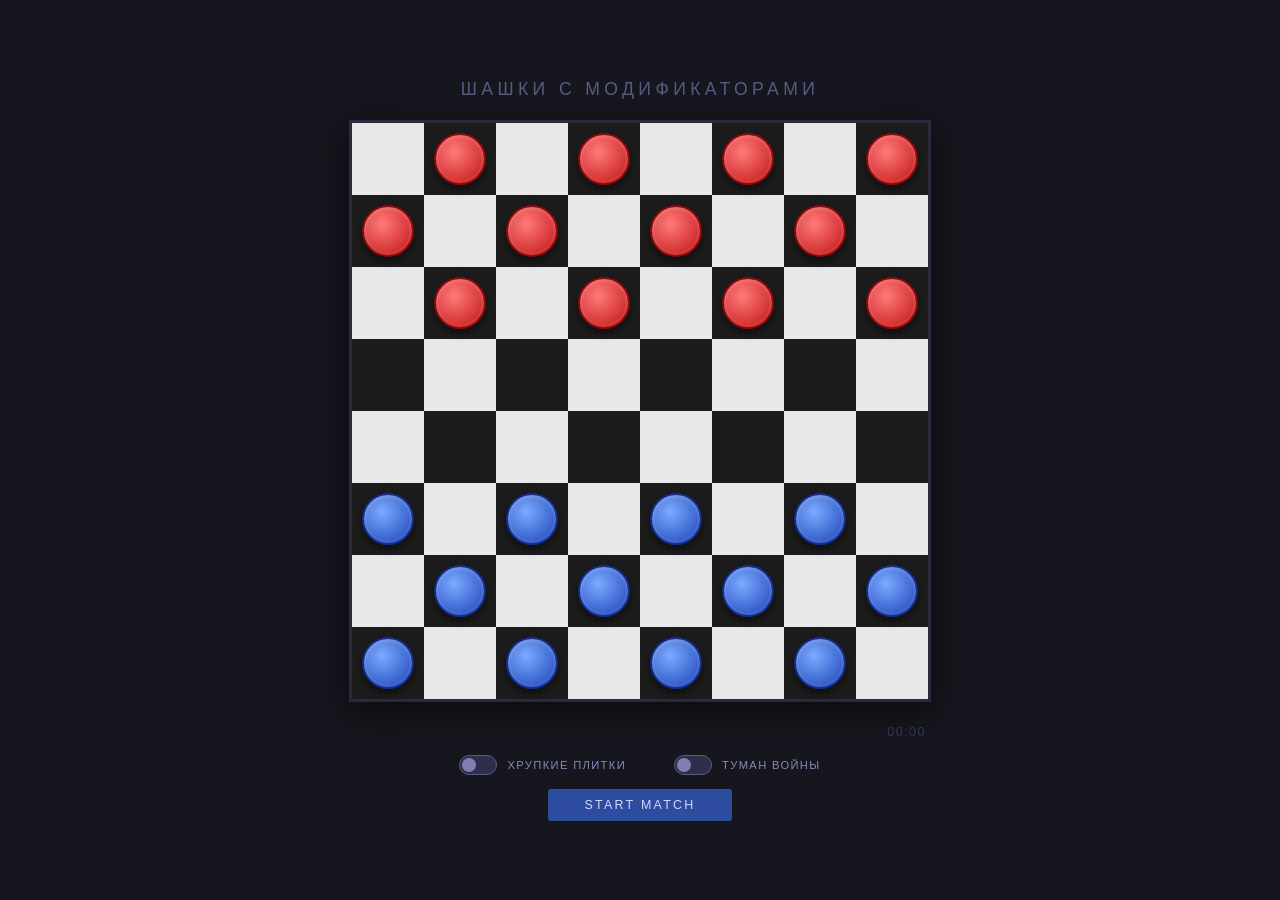
<file: index.html>
<!DOCTYPE html>
<html lang="ru">
<head>
  <meta charset="UTF-8">
  <meta name="viewport" content="width=device-width, initial-scale=1.0">
  <title>Шашки с модификаторами</title>
  <style>
*, *::before, *::after {
  box-sizing: border-box;
  margin: 0;
  padding: 0;
}

body {
  min-height: 100vh;
  display: flex;
  flex-direction: column;
  align-items: center;
  justify-content: center;
  background: #16161e;
  font-family: 'Segoe UI', Tahoma, Geneva, Verdana, sans-serif;
  color: #c0c0d0;
  gap: 20px;
}

h1 {
  font-size: 1.1rem;
  letter-spacing: 0.25em;
  text-transform: uppercase;
  color: #5a5a80;
  font-weight: 400;
}

/* ── Board ── */

#board-wrapper {
  position: relative;
}

#board {
  display: grid;
  grid-template-columns: repeat(8, 72px);
  grid-template-rows: repeat(8, 72px);
  border: 3px solid #2a2a3a;
  box-shadow: 0 8px 32px rgba(0, 0, 0, 0.6);
}

.cell {
  width: 72px;
  height: 72px;
  display: flex;
  align-items: center;
  justify-content: center;
  position: relative;
}

.cell.light { background: #e8e8e8; }
.cell.dark  { background: #1c1c1c; }

/* selected source cell outline */
.cell.selected-source::after {
  content: '';
  position: absolute;
  inset: 0;
  border: 3px solid rgba(255, 255, 255, 0.55);
  pointer-events: none;
}

/* ── Pieces ── */

.piece {
  width: 52px;
  height: 52px;
  border-radius: 50%;
  flex-shrink: 0;
  position: relative;
  z-index: 1;
}

.piece.player {
  background: radial-gradient(circle at 38% 35%, #7aabff, #1a3db5);
  box-shadow:
    0 4px 8px rgba(0, 0, 0, 0.55),
    inset 0 1px 4px rgba(255, 255, 255, 0.35);
  border: 2px solid #122e8a;
}

.piece.bot {
  background: radial-gradient(circle at 38% 35%, #ff7a7a, #c01010);
  box-shadow:
    0 4px 8px rgba(0, 0, 0, 0.55),
    inset 0 1px 4px rgba(255, 255, 255, 0.35);
  border: 2px solid #8a0a0a;
}

/* selected piece: white ring */
.cell.selected-source .piece {
  box-shadow:
    0 0 0 3px #fff,
    0 0 10px rgba(255, 255, 255, 0.45),
    0 4px 8px rgba(0, 0, 0, 0.55),
    inset 0 1px 4px rgba(255, 255, 255, 0.35);
}

/* mandatory-capture piece: red ring */
.cell.must-capture .piece {
  box-shadow:
    0 0 0 3px #e03030,
    0 0 10px rgba(220, 50, 50, 0.5),
    0 4px 8px rgba(0, 0, 0, 0.55),
    inset 0 1px 4px rgba(255, 255, 255, 0.35);
}

/* ── Fragile Tiles ── */

.cell.dark.cracked { background: #211a0e; }

.cell.dark.cracked::before {
  content: '';
  position: absolute;
  inset: 0;
  background:
    linear-gradient(140deg,
      transparent 43%, rgba(255,190,60,.22) 43%, rgba(255,190,60,.22) 45%, transparent 45%,
      transparent 54%, rgba(255,190,60,.15) 54%, rgba(255,190,60,.15) 56%, transparent 56%);
  pointer-events: none;
  z-index: 0;
}

.cell.dark.destroyed { background: #0b0b0b; }

.cell.dark.destroyed::before {
  content: '×';
  position: absolute;
  top: 50%;
  left: 50%;
  transform: translate(-50%, -50%);
  font-size: 30px;
  line-height: 1;
  color: rgba(255, 255, 255, 0.13);
  pointer-events: none;
  z-index: 0;
}

/* ── Fog of War ── */

#fog-layer {
  position: absolute;
  inset: 0;
  z-index: 4;
  pointer-events: none;
}

/* ── End overlay ── */

#end-overlay {
  position: absolute;
  inset: 0;
  background: rgba(0, 0, 0, 0.80);
  display: flex;
  flex-direction: column;
  align-items: center;
  justify-content: center;
  gap: 14px;
  z-index: 10;
}

#end-overlay.hidden { display: none; }

#end-time {
  font-size: 1.05rem;
  font-variant-numeric: tabular-nums;
  letter-spacing: 0.18em;
  color: #7878a0;
}

#end-result {
  font-size: 1.4rem;
  letter-spacing: 0.22em;
  text-transform: uppercase;
  font-weight: 300;
}

#end-result.player-win { color: #6090ff; }
#end-result.bot-win    { color: #ff6060; }
#end-result.draw       { color: #909090; }

#end-pieces {
  display: flex;
  gap: 28px;
  align-items: center;
  font-size: 0.8rem;
  letter-spacing: 0.14em;
}

#end-pieces .pieces-player { color: #5a88ee; }
#end-pieces .pieces-bot    { color: #ee5555; }
#end-pieces .pieces-sep    { color: #404058; font-size: 0.65rem; }

#end-modifiers {
  display: flex;
  gap: 8px;
  flex-wrap: wrap;
  justify-content: center;
}

.mod-chip {
  font-size: 0.6rem;
  letter-spacing: 0.1em;
  text-transform: uppercase;
  color: #5a5a80;
  border: 1px solid #2e2e4a;
  border-radius: 2px;
  padding: 3px 8px;
}

.btn-reset-overlay {
  background: #252540;
  color: #8888b8;
  border: 1px solid #3a3a5a;
  padding: 8px 32px;
  border-radius: 3px;
  font-size: 0.72rem;
  letter-spacing: 0.18em;
  text-transform: uppercase;
  cursor: pointer;
  margin-top: 4px;
}

.btn-reset-overlay:hover { background: #2e2e52; color: #a0a0d0; }

/* ── Cursors ── */

.cell.clickable { cursor: pointer; }

/* ── Footer ── */

#footer {
  display: flex;
  flex-direction: column;
  align-items: center;
  gap: 14px;
  width: 576px;
}

/* ── Status row: turn indicator + timer ── */

#status-row {
  display: flex;
  justify-content: space-between;
  align-items: center;
  width: 100%;
  padding: 0 2px;
  min-height: 1.2em;
}

#turn-indicator {
  font-size: 0.75rem;
  letter-spacing: 0.18em;
  text-transform: uppercase;
}

#turn-indicator.player-turn { color: #4a7adf; }
#turn-indicator.bot-turn    { color: #c03030; }
#turn-indicator.draw        { color: #888; }

#timer {
  font-size: 0.78rem;
  font-variant-numeric: tabular-nums;
  letter-spacing: 0.12em;
  color: #38385a;
  min-width: 5ch;
  text-align: right;
  transition: color 0.3s;
}

#timer.active { color: #5a5a90; }

/* ── Toggle row ── */

#toggles-row {
  display: flex;
  gap: 48px;
  align-items: center;
}

.toggle-switch {
  display: flex;
  align-items: center;
  gap: 10px;
  cursor: pointer;
  user-select: none;
}

.toggle-switch input { display: none; }

.toggle-track {
  width: 38px;
  height: 20px;
  background: #2e2e4a;
  border-radius: 10px;
  position: relative;
  flex-shrink: 0;
  transition: background 0.2s;
  border: 1px solid #5a5a80;
}

.toggle-switch input:checked + .toggle-track {
  background: #2a449c;
  border-color: #5a74dc;
}

.toggle-thumb {
  position: absolute;
  width: 14px;
  height: 14px;
  background: #8080b0;
  border-radius: 50%;
  top: 2px;
  left: 2px;
  transition: transform 0.18s, background 0.18s;
}

.toggle-switch input:checked + .toggle-track .toggle-thumb {
  transform: translateX(18px);
  background: #a0b4ff;
}

.toggle-label {
  font-size: 0.7rem;
  letter-spacing: 0.12em;
  text-transform: uppercase;
  color: #8888b8;
  transition: color 0.2s;
}

.toggle-switch:hover .toggle-label { color: #a0a0d0; }

/* Toggles locked during match */
#footer.playing .toggle-switch {
  opacity: 0.28;
  pointer-events: none;
}

/* ── Button ── */

.btn {
  padding: 9px 36px;
  border: none;
  border-radius: 3px;
  font-size: 0.78rem;
  letter-spacing: 0.18em;
  text-transform: uppercase;
  cursor: pointer;
}

.btn-start {
  background: #2e4da0;
  color: #d0d8ff;
}

.btn-start:hover { background: #3a60c8; }

  </style>
</head>
<body>
  <h1>Шашки с модификаторами</h1>

  <div id="board-wrapper">
    <div id="board"></div>
    <div id="fog-layer"></div>
    <div id="end-overlay" class="hidden">
      <div id="end-time"></div>
      <div id="end-result"></div>
      <div id="end-pieces"></div>
      <div id="end-modifiers"></div>
      <button class="btn btn-reset-overlay" onclick="resetMatch()">Reset</button>
    </div>
  </div>

  <footer id="footer">
    <div id="status-row">
      <div id="turn-indicator"></div>
      <div id="timer">00:00</div>
    </div>

    <div id="toggles-row">
      <label class="toggle-switch">
        <input type="checkbox" id="toggle-fragile"
               onchange="onToggleChange('fragileTiles', this.checked)">
        <span class="toggle-track"><span class="toggle-thumb"></span></span>
        <span class="toggle-label">Хрупкие плитки</span>
      </label>
      <label class="toggle-switch">
        <input type="checkbox" id="toggle-fog"
               onchange="onToggleChange('fogOfWar', this.checked)">
        <span class="toggle-track"><span class="toggle-thumb"></span></span>
        <span class="toggle-label">Туман войны</span>
      </label>
    </div>

    <button class="btn btn-start" id="start-btn" onclick="onStartResetClick()">Start Match</button>
  </footer>

  <script>
const gameState = {
  board: [],
  currentTurn: 'player',
  selectedPiece: null,
  availableMoves: [],
  inMultiCapture: false,
  multiCapturePiece: null,
  gameStatus: 'idle',
  winner: null,
  timer: 0,
  timerInterval: null,
  stats: {
    playerCaptured: 0,
    botCaptured: 0,
    startTime: null
  },
  toggles: {
    fragileTiles: false,
    fogOfWar: false
  }
};

function initBoard() {
  const board = [];
  for (let row = 0; row < 8; row++) {
    board[row] = [];
    for (let col = 0; col < 8; col++) {
      const isDark = (row + col) % 2 === 1;
      let piece = null;
      if (isDark) {
        if (row <= 2) piece = { color: 'bot' };
        else if (row >= 5) piece = { color: 'player' };
      }
      board[row][col] = { piece, tileState: 'normal', hasReceivedPiece: false };
    }
  }
  return board;
}

function getMovesForPiece(row, col) {
  const { piece } = gameState.board[row][col];
  if (!piece) return [];

  const dir = piece.color === 'player' ? -1 : 1;
  const moves = [];

  for (const dc of [-1, 1]) {
    const nr = row + dir;
    const nc = col + dc;
    if (nr < 0 || nr > 7 || nc < 0 || nc > 7) continue;
    const target = gameState.board[nr][nc];
    if (target.tileState === 'destroyed') continue;
    if (target.piece) continue;
    moves.push({ row: nr, col: nc });
  }

  return moves;
}

function getCapturesForPiece(row, col) {
  const { piece } = gameState.board[row][col];
  if (!piece) return [];

  const opponent = piece.color === 'player' ? 'bot' : 'player';
  const captures = [];

  for (const dr of [-1, 1]) {
    for (const dc of [-1, 1]) {
      const midRow = row + dr;
      const midCol = col + dc;
      const landRow = row + 2 * dr;
      const landCol = col + 2 * dc;

      if (landRow < 0 || landRow > 7 || landCol < 0 || landCol > 7) continue;

      const mid  = gameState.board[midRow][midCol];
      const land = gameState.board[landRow][landCol];

      if (!mid.piece || mid.piece.color !== opponent) continue;
      if (land.piece) continue;
      if (land.tileState === 'destroyed') continue;

      captures.push({
        row: landRow,
        col: landCol,
        captured: { row: midRow, col: midCol }
      });
    }
  }

  return captures;
}

function colorHasCaptures(color) {
  for (let r = 0; r < 8; r++)
    for (let c = 0; c < 8; c++) {
      const { piece } = gameState.board[r][c];
      if (piece && piece.color === color && getCapturesForPiece(r, c).length > 0)
        return true;
    }
  return false;
}

function colorCanMove(color) {
  for (let r = 0; r < 8; r++)
    for (let c = 0; c < 8; c++) {
      const { piece } = gameState.board[r][c];
      if (piece && piece.color === color) {
        if (getCapturesForPiece(r, c).length > 0) return true;
        if (getMovesForPiece(r, c).length > 0) return true;
      }
    }
  return false;
}

function countPieces() {
  let player = 0, bot = 0;
  for (let r = 0; r < 8; r++)
    for (let c = 0; c < 8; c++) {
      const p = gameState.board[r][c].piece;
      if (p?.color === 'player') player++;
      if (p?.color === 'bot')    bot++;
    }
  return { player, bot };
}

function checkGameEnd() {
  const counts = countPieces();

  if (counts.bot === 0)    return { ended: true, winner: 'player' };
  if (counts.player === 0) return { ended: true, winner: 'bot' };

  if (!colorCanMove(gameState.currentTurn)) {
    if (counts.player > counts.bot) return { ended: true, winner: 'player' };
    if (counts.bot > counts.player) return { ended: true, winner: 'bot' };
    return { ended: true, winner: 'draw' };
  }

  return { ended: false };
}

function onPieceDeparted(row, col) {
  if (!gameState.toggles.fragileTiles) return;
  if ((row + col) % 2 === 0) return;
  const cell = gameState.board[row][col];
  if (!cell.hasReceivedPiece) return; // starting cells don't crack on first departure
  if (cell.tileState === 'normal')       cell.tileState = 'cracked';
  else if (cell.tileState === 'cracked') cell.tileState = 'destroyed';
}

function executeMove(fromRow, fromCol, toRow, toCol) {
  const piece = gameState.board[fromRow][fromCol].piece;
  gameState.board[toRow][toCol].piece = piece;
  gameState.board[toRow][toCol].hasReceivedPiece = true;
  gameState.board[fromRow][fromCol].piece = null;
  onPieceDeparted(fromRow, fromCol);
  gameState.selectedPiece = null;
  gameState.availableMoves = [];
}

function executeCapture(fromRow, fromCol, toRow, toCol, capRow, capCol) {
  const piece = gameState.board[fromRow][fromCol].piece;
  gameState.board[toRow][toCol].piece = piece;
  gameState.board[toRow][toCol].hasReceivedPiece = true;
  gameState.board[fromRow][fromCol].piece = null;
  gameState.board[capRow][capCol].piece = null;
  onPieceDeparted(fromRow, fromCol);

  if (piece.color === 'player') gameState.stats.playerCaptured++;
  else                          gameState.stats.botCaptured++;

  gameState.selectedPiece = null;
  gameState.availableMoves = [];
}

function selectPiece(row, col) {
  gameState.selectedPiece = { row, col };

  if (colorHasCaptures('player')) {
    gameState.availableMoves = getCapturesForPiece(row, col);
  } else {
    gameState.availableMoves = getMovesForPiece(row, col);
  }

  renderBoard();
}

function afterPlayerCapture(toRow, toCol) {
  const further = getCapturesForPiece(toRow, toCol);

  if (further.length > 0) {
    gameState.inMultiCapture = true;
    gameState.multiCapturePiece = { row: toRow, col: toCol };
    gameState.selectedPiece = { row: toRow, col: toCol };
    gameState.availableMoves = further;
    renderBoard();
  } else {
    gameState.inMultiCapture = false;
    gameState.multiCapturePiece = null;
    endPlayerTurn();
  }
}

function endPlayerTurn() {
  if (!gameState.timerInterval) startTimer();

  gameState.selectedPiece = null;
  gameState.availableMoves = [];
  gameState.currentTurn = 'bot';

  const end = checkGameEnd();
  if (end.ended) {
    handleGameEnd(end.winner);
    renderBoard();
    return;
  }

  renderBoard();
  setTimeout(doBotTurn, 600);
}

function handleCellClick(e) {
  if (gameState.gameStatus !== 'playing') return;
  if (gameState.currentTurn !== 'player') return;

  const cell = e.target.closest('.cell');
  if (!cell) return;

  const row = parseInt(cell.dataset.row);
  const col = parseInt(cell.dataset.col);
  const { piece } = gameState.board[row][col];

  if (gameState.inMultiCapture) {
    const hit = gameState.availableMoves.find(m => m.row === row && m.col === col);
    if (hit) {
      executeCapture(
        gameState.multiCapturePiece.row, gameState.multiCapturePiece.col,
        row, col,
        hit.captured.row, hit.captured.col
      );
      afterPlayerCapture(row, col);
    }
    return;
  }

  if (piece && piece.color === 'player') {
    selectPiece(row, col);
    return;
  }

  if (gameState.selectedPiece) {
    const hit = gameState.availableMoves.find(m => m.row === row && m.col === col);
    if (!hit) return;

    if (hit.captured) {
      executeCapture(
        gameState.selectedPiece.row, gameState.selectedPiece.col,
        row, col,
        hit.captured.row, hit.captured.col
      );
      afterPlayerCapture(row, col);
    } else {
      executeMove(gameState.selectedPiece.row, gameState.selectedPiece.col, row, col);
      endPlayerTurn();
    }
  }
}

function getBoardColors() {
  return gameState.board.map(row =>
    row.map(cell => cell.piece?.color ?? null)
  );
}

function calcMaxChain(row, col, sim) {
  const color = sim[row][col];
  if (!color) return 0;
  const opponent = color === 'bot' ? 'player' : 'bot';
  let best = 0;

  for (const dr of [-1, 1]) {
    for (const dc of [-1, 1]) {
      const mr = row + dr, mc = col + dc;
      const lr = row + 2 * dr, lc = col + 2 * dc;
      if (lr < 0 || lr > 7 || lc < 0 || lc > 7) continue;
      if (sim[mr][mc] !== opponent) continue;
      if (sim[lr][lc] !== null) continue;

      const next = sim.map(r => [...r]);
      next[lr][lc] = next[row][col];
      next[row][col] = null;
      next[mr][mc] = null;

      const chain = 1 + calcMaxChain(lr, lc, next);
      if (chain > best) best = chain;
    }
  }
  return best;
}

function isCellDangerous(row, col, color) {
  const attacker = color === 'bot' ? 'player' : 'bot';
  for (const dr of [-1, 1]) {
    for (const dc of [-1, 1]) {
      const ar = row + dr, ac = col + dc;
      const lr = row - dr, lc = col - dc;
      if (ar < 0 || ar > 7 || ac < 0 || ac > 7) continue;
      if (lr < 0 || lr > 7 || lc < 0 || lc > 7) continue;
      const aCell = gameState.board[ar][ac];
      if (!aCell.piece || aCell.piece.color !== attacker) continue;
      const lCell = gameState.board[lr][lc];
      if (lCell.piece) continue;
      if (lCell.tileState === 'destroyed') continue;
      return true;
    }
  }
  return false;
}

function pickBestCapture(forcedPiece) {
  const sim = getBoardColors();
  const candidates = [];

  const sources = forcedPiece
    ? [forcedPiece]
    : (() => {
        const list = [];
        for (let r = 0; r < 8; r++)
          for (let c = 0; c < 8; c++) {
            const { piece } = gameState.board[r][c];
            if (piece && piece.color === 'bot') list.push({ row: r, col: c });
          }
        return list;
      })();

  for (const src of sources) {
    for (const cap of getCapturesForPiece(src.row, src.col)) {
      const next = sim.map(r => [...r]);
      next[cap.row][cap.col] = next[src.row][src.col];
      next[src.row][src.col] = null;
      next[cap.captured.row][cap.captured.col] = null;

      const chainLen = 1 + calcMaxChain(cap.row, cap.col, next);
      candidates.push({ from: src, cap, chainLen });
    }
  }

  if (!candidates.length) return null;

  const maxLen = Math.max(...candidates.map(x => x.chainLen));
  const best = candidates.filter(x => x.chainLen === maxLen);
  return best[Math.floor(Math.random() * best.length)];
}

function pickBestMove(moves) {
  const safe = moves.filter(m => !isCellDangerous(m.to.row, m.to.col, 'bot'));
  let pool = safe.length > 0 ? safe : moves;

  const nonCracked = pool.filter(
    m => gameState.board[m.to.row][m.to.col].tileState !== 'cracked'
  );
  pool = nonCracked.length > 0 ? nonCracked : pool;

  return pool[Math.floor(Math.random() * pool.length)];
}

function doBotTurn() {
  doBotStep(null);
}

function doBotStep(forcedPiece) {
  const hasCaptures = forcedPiece
    ? getCapturesForPiece(forcedPiece.row, forcedPiece.col).length > 0
    : colorHasCaptures('bot');

  if (hasCaptures) {
    const chosen = pickBestCapture(forcedPiece);
    if (chosen) {
      const { from, cap } = chosen;
      executeCapture(from.row, from.col, cap.row, cap.col, cap.captured.row, cap.captured.col);

      if (getCapturesForPiece(cap.row, cap.col).length > 0) {
        renderBoard();
        setTimeout(() => doBotStep({ row: cap.row, col: cap.col }), 600);
        return;
      }
    }
  } else if (!forcedPiece) {
    const moves = [];
    for (let r = 0; r < 8; r++)
      for (let c = 0; c < 8; c++) {
        const { piece } = gameState.board[r][c];
        if (piece && piece.color === 'bot')
          getMovesForPiece(r, c).forEach(m =>
            moves.push({ from: { row: r, col: c }, to: m })
          );
      }
    if (moves.length > 0) {
      const chosen = pickBestMove(moves);
      executeMove(chosen.from.row, chosen.from.col, chosen.to.row, chosen.to.col);
    }
  }

  gameState.currentTurn = 'player';

  const end = checkGameEnd();
  if (end.ended) {
    handleGameEnd(end.winner);
    renderBoard();
    return;
  }

  renderBoard();
}

function startTimer() {
  if (gameState.timerInterval) return;
  gameState.stats.startTime = Date.now() - gameState.timer * 1000;
  gameState.timerInterval = setInterval(() => {
    gameState.timer = Math.floor((Date.now() - gameState.stats.startTime) / 1000);
    updateTimerDisplay();
  }, 500);
  document.getElementById('timer').classList.add('active');
}

function stopTimer() {
  if (gameState.timerInterval) {
    clearInterval(gameState.timerInterval);
    gameState.timerInterval = null;
  }
  document.getElementById('timer').classList.remove('active');
}

function formatTime(secs) {
  const m = Math.floor(secs / 60).toString().padStart(2, '0');
  const s = (secs % 60).toString().padStart(2, '0');
  return `${m}:${s}`;
}

function updateTimerDisplay() {
  document.getElementById('timer').textContent = formatTime(gameState.timer);
}

function onToggleChange(key, value) {
  gameState.toggles[key] = value;
}

function updateFooterState() {
  const footer = document.getElementById('footer');
  if (gameState.gameStatus === 'playing') {
    footer.classList.add('playing');
  } else {
    footer.classList.remove('playing');
  }
}

function isFogActive() {
  return gameState.toggles.fogOfWar &&
         gameState.gameStatus === 'playing' &&
         gameState.timerInterval !== null;
}

function computeVisibility() {
  const visible = new Set();
  for (let r = 0; r < 8; r++)
    for (let c = 0; c < 8; c++) {
      const { piece } = gameState.board[r][c];
      if (piece && piece.color === 'player') {
        for (let dr = -2; dr <= 2; dr++)
          for (let dc = -2; dc <= 2; dc++) {
            const nr = r + dr, nc = c + dc;
            if (nr >= 0 && nr < 8 && nc >= 0 && nc < 8)
              visible.add(nr * 8 + nc);
          }
      }
    }
  return visible;
}

function renderFogLayer() {
  const fogLayer = document.getElementById('fog-layer');
  const CELL = 72, BOARD = 576;
  const holeRects = [];

  for (let r = 0; r < 8; r++) {
    for (let c = 0; c < 8; c++) {
      const { piece } = gameState.board[r][c];
      if (piece && piece.color === 'player') {
        const x  = Math.max(0, (c - 2) * CELL);
        const y  = Math.max(0, (r - 2) * CELL);
        const x2 = Math.min(BOARD, (c + 3) * CELL);
        const y2 = Math.min(BOARD, (r + 3) * CELL);
        holeRects.push(
          `<rect x="${x}" y="${y}" width="${x2 - x}" height="${y2 - y}" rx="48" fill="black"/>`
        );
      }
    }
  }

  fogLayer.innerHTML =
    `<svg width="${BOARD}" height="${BOARD}" xmlns="http://www.w3.org/2000/svg" style="pointer-events:none">` +
    `<defs><mask id="fog-mask">` +
    `<rect width="${BOARD}" height="${BOARD}" fill="white"/>` +
    holeRects.join('') +
    `</mask></defs>` +
    `<rect width="${BOARD}" height="${BOARD}" fill="rgba(90,90,100,0.92)" mask="url(#fog-mask)"/>` +
    `</svg>`;
}

function clearFogLayer() {
  document.getElementById('fog-layer').innerHTML = '';
}

function renderBoard() {
  const boardEl = document.getElementById('board');
  boardEl.innerHTML = '';

  const sel = gameState.selectedPiece;
  const isPlayerTurn = gameState.currentTurn === 'player';
  const mustCaptureActive = isPlayerTurn &&
                            gameState.gameStatus === 'playing' &&
                            colorHasCaptures('player');

  const fogActive  = isFogActive();
  const visibleSet = fogActive ? computeVisibility() : null;

  for (let row = 0; row < 8; row++) {
    for (let col = 0; col < 8; col++) {
      const cell = document.createElement('div');
      cell.className = 'cell';
      cell.dataset.row = row;
      cell.dataset.col = col;

      const isDark = (row + col) % 2 === 1;
      cell.classList.add(isDark ? 'dark' : 'light');

      const { piece, tileState } = gameState.board[row][col];
      if (isDark && tileState !== 'normal') cell.classList.add(tileState);

      const fogged = fogActive && !visibleSet.has(row * 8 + col);

      const isSelected = sel && sel.row === row && sel.col === col;
      if (isSelected) cell.classList.add('selected-source');

      if (piece && (!fogged || piece.color === 'player')) {
        const pieceEl = document.createElement('div');
        pieceEl.className = `piece ${piece.color}`;
        cell.appendChild(pieceEl);

        if (piece.color === 'player' && isPlayerTurn && gameState.gameStatus === 'playing') {
          cell.classList.add('clickable');

          if (!isSelected && !gameState.inMultiCapture && mustCaptureActive &&
              getCapturesForPiece(row, col).length > 0) {
            cell.classList.add('must-capture');
          }
        }
      }

      boardEl.appendChild(cell);
    }
  }

  if (fogActive) {
    renderFogLayer();
  } else {
    clearFogLayer();
  }

  updateTurnIndicator();
}

function updateTurnIndicator() {
  const el = document.getElementById('turn-indicator');

  if (gameState.gameStatus === 'idle') {
    el.textContent = '';
    el.className = '';
    return;
  }

  if (gameState.gameStatus === 'finished') {
    if (gameState.winner === 'player') {
      el.textContent = 'Победа игрока!';
      el.className = 'player-turn';
    } else if (gameState.winner === 'bot') {
      el.textContent = 'Победа бота!';
      el.className = 'bot-turn';
    } else {
      el.textContent = 'Ничья!';
      el.className = 'draw';
    }
    return;
  }

  if (gameState.currentTurn === 'player') {
    el.textContent = gameState.inMultiCapture ? 'Продолжайте бить!' : 'Ваш ход';
    el.className = 'player-turn';
  } else {
    el.textContent = 'Ход бота…';
    el.className = 'bot-turn';
  }
}

function showEndOverlay(winner) {
  document.getElementById('end-time').textContent = formatTime(gameState.timer);

  const resultEl = document.getElementById('end-result');
  if (winner === 'player') {
    resultEl.textContent = 'Победа игрока';
    resultEl.className = 'player-win';
  } else if (winner === 'bot') {
    resultEl.textContent = 'Победа бота';
    resultEl.className = 'bot-win';
  } else {
    resultEl.textContent = 'Ничья';
    resultEl.className = 'draw';
  }

  const counts = countPieces();
  document.getElementById('end-pieces').innerHTML =
    `<span class="pieces-player">Синих: ${counts.player}</span>` +
    `<span class="pieces-sep">·</span>` +
    `<span class="pieces-bot">Красных: ${counts.bot}</span>`;

  const mods = [];
  if (gameState.toggles.fragileTiles) mods.push('Хрупкие плитки');
  if (gameState.toggles.fogOfWar)     mods.push('Туман войны');
  const modsEl = document.getElementById('end-modifiers');
  modsEl.innerHTML = mods.map(m => `<span class="mod-chip">${m}</span>`).join('');
  modsEl.style.display = mods.length ? 'flex' : 'none';

  document.getElementById('end-overlay').classList.remove('hidden');
}

function handleGameEnd(winner) {
  gameState.gameStatus = 'finished';
  gameState.winner = winner;
  stopTimer();
  updateFooterState();
  showEndOverlay(winner);
}

function startMatch() {
  stopTimer();
  // Always capture toggle state from DOM to avoid any desync
  gameState.toggles.fragileTiles = document.getElementById('toggle-fragile').checked;
  gameState.toggles.fogOfWar     = document.getElementById('toggle-fog').checked;
  gameState.board = initBoard();
  gameState.currentTurn = 'player';
  gameState.selectedPiece = null;
  gameState.availableMoves = [];
  gameState.inMultiCapture = false;
  gameState.multiCapturePiece = null;
  gameState.gameStatus = 'playing';
  gameState.winner = null;
  gameState.timer = 0;
  gameState.stats = { playerCaptured: 0, botCaptured: 0, startTime: null };

  updateTimerDisplay();
  updateFooterState();
  document.getElementById('start-btn').textContent = 'Reset';
  document.getElementById('end-overlay').classList.add('hidden');
  renderBoard();
}

function resetMatch() {
  stopTimer();
  gameState.board = initBoard();
  gameState.currentTurn = 'player';
  gameState.selectedPiece = null;
  gameState.availableMoves = [];
  gameState.inMultiCapture = false;
  gameState.multiCapturePiece = null;
  gameState.gameStatus = 'idle';
  gameState.winner = null;
  gameState.timer = 0;
  gameState.stats = { playerCaptured: 0, botCaptured: 0, startTime: null };

  updateTimerDisplay();
  updateFooterState();
  document.getElementById('start-btn').textContent = 'Start Match';
  document.getElementById('end-overlay').classList.add('hidden');
  renderBoard();
}

function onStartResetClick() {
  if (gameState.gameStatus === 'playing') {
    resetMatch();
  } else {
    startMatch();
  }
}

document.getElementById('board').addEventListener('click', handleCellClick);

(function init() {
  gameState.board = initBoard();
  renderBoard();
})();

  </script>
</body>
</html>
</file>
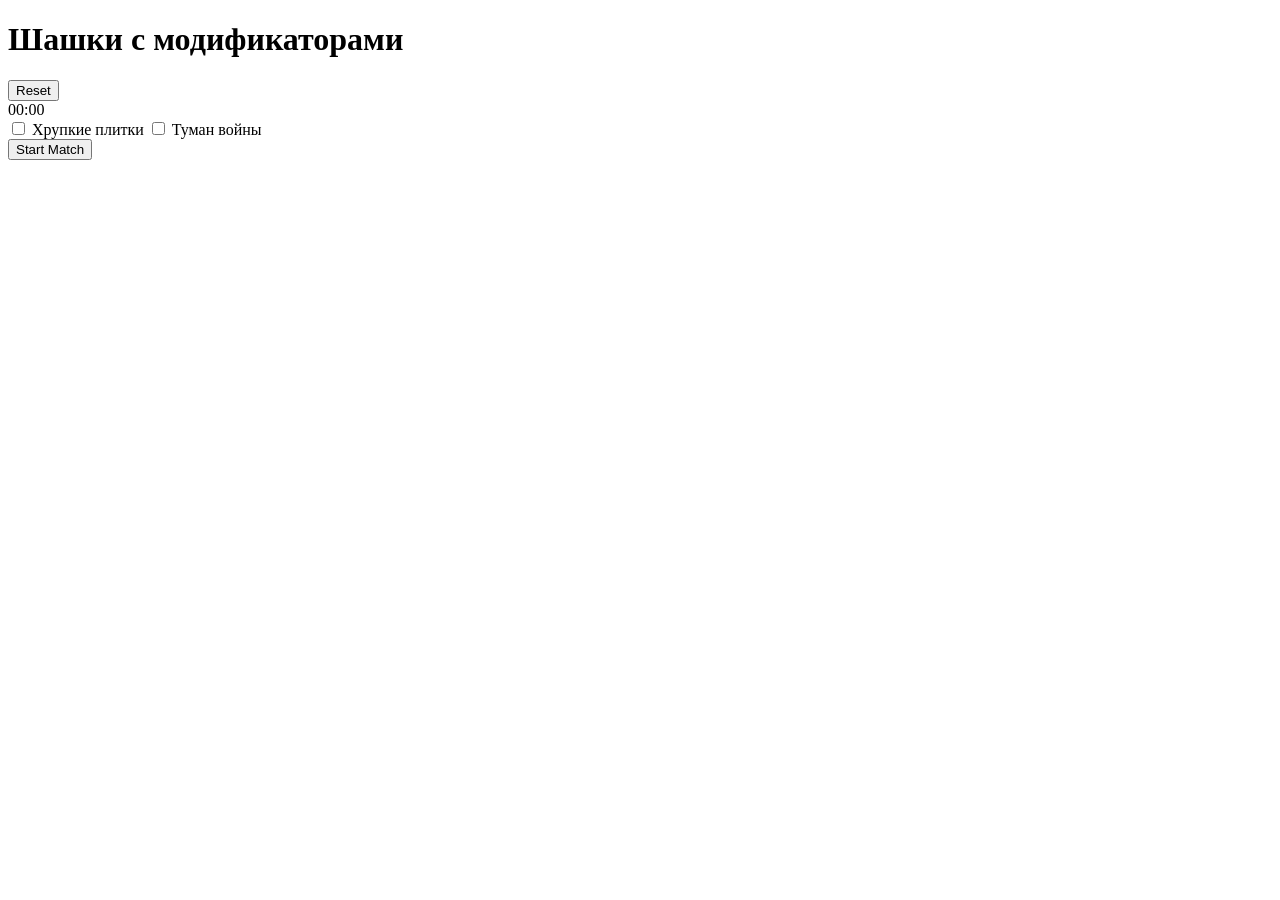
<file: src/template.html>
<!DOCTYPE html>
<html lang="ru">
<head>
  <meta charset="UTF-8">
  <meta name="viewport" content="width=device-width, initial-scale=1.0">
  <title>Шашки с модификаторами</title>
  <style>
/* INJECT:css/style.css */
  </style>
</head>
<body>
  <h1>Шашки с модификаторами</h1>

  <div id="board-wrapper">
    <div id="board"></div>
    <div id="fog-layer"></div>
    <div id="end-overlay" class="hidden">
      <div id="end-time"></div>
      <div id="end-result"></div>
      <div id="end-pieces"></div>
      <div id="end-modifiers"></div>
      <button class="btn btn-reset-overlay" onclick="resetMatch()">Reset</button>
    </div>
  </div>

  <footer id="footer">
    <div id="status-row">
      <div id="turn-indicator"></div>
      <div id="timer">00:00</div>
    </div>

    <div id="toggles-row">
      <label class="toggle-switch">
        <input type="checkbox" id="toggle-fragile"
               onchange="onToggleChange('fragileTiles', this.checked)">
        <span class="toggle-track"><span class="toggle-thumb"></span></span>
        <span class="toggle-label">Хрупкие плитки</span>
      </label>
      <label class="toggle-switch">
        <input type="checkbox" id="toggle-fog"
               onchange="onToggleChange('fogOfWar', this.checked)">
        <span class="toggle-track"><span class="toggle-thumb"></span></span>
        <span class="toggle-label">Туман войны</span>
      </label>
    </div>

    <button class="btn btn-start" id="start-btn" onclick="onStartResetClick()">Start Match</button>
  </footer>

  <script>
/* INJECT:js/01_state.js */
/* INJECT:js/02_board.js */
/* INJECT:js/03_execution.js */
/* INJECT:js/04_player.js */
/* INJECT:js/05_bot.js */
/* INJECT:js/06_timer.js */
/* INJECT:js/07_fog.js */
/* INJECT:js/08_render.js */
/* INJECT:js/09_game.js */
  </script>
</body>
</html>
</file>
